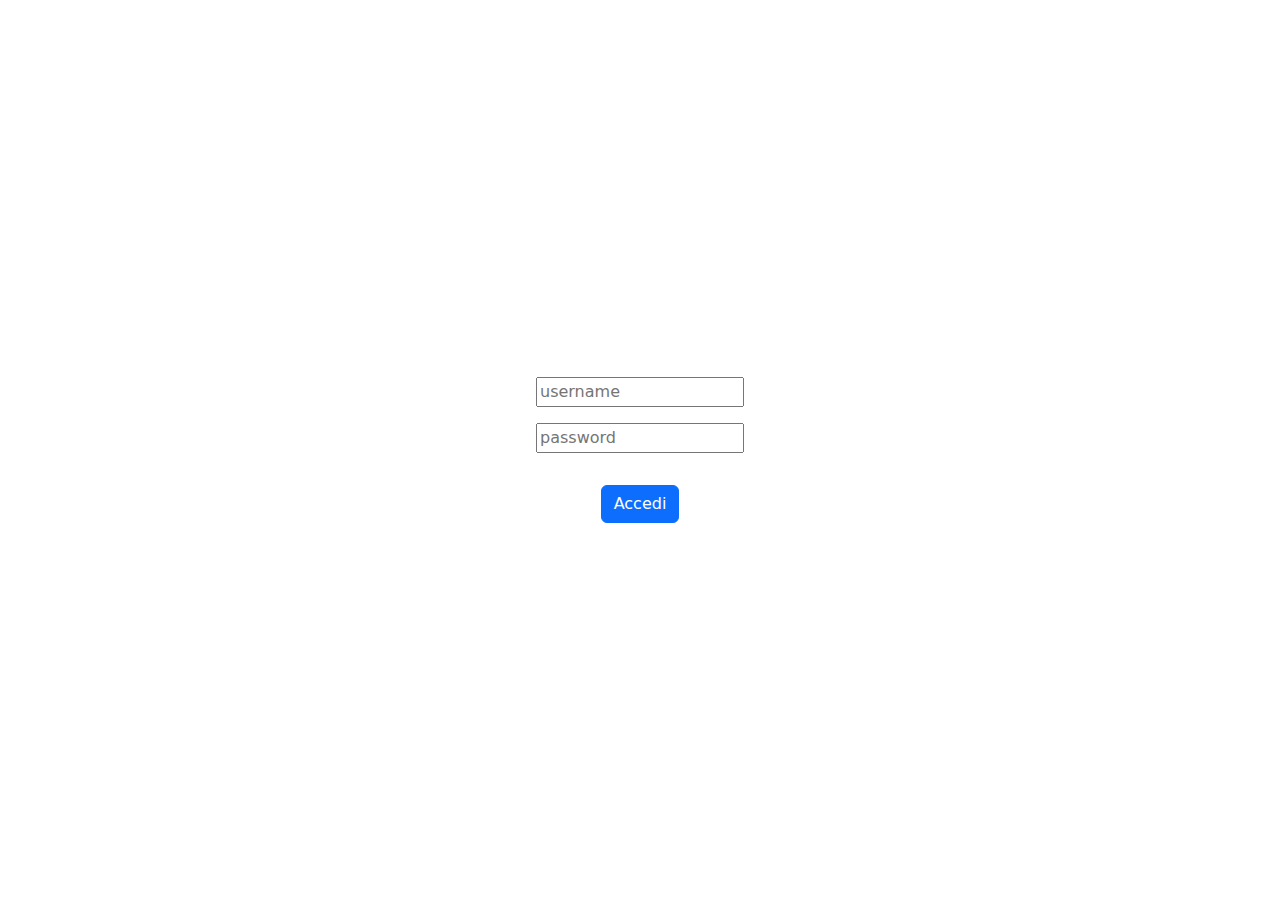
<file: index.html>
<!DOCTYPE html>
<html lang="en">
<head>
    <meta charset="UTF-8">
    <meta name="viewport" content="width=device-width, initial-scale=1.0">
    <link href="https://cdn.jsdelivr.net/npm/bootstrap@5.3.3/dist/css/bootstrap.min.css" rel="stylesheet" integrity="sha384-QWTKZyjpPEjISv5WaRU9OFeRpok6YctnYmDr5pNlyT2bRjXh0JMhjY6hW+ALEwIH" crossorigin="anonymous">
    <link rel="stylesheet" href="style.css">
    <title>Document</title>
</head>
<body class="">
    
    <main class="container d-flex justify-content-center align-items-center w-100 vh-100">
        <div>
            <div class="row">
                <div class="col-12 p-1">
                    <div class="d-flex flex-column justify-content-center align-items-center gap-3">
                        <input type="text" placeholder="username" id="user-name">
                        <input type="password" placeholder="password" id="user-password">
                        <div id="message" class="text-danger"></div>
                        <button class="btn btn-primary" id="submit">Accedi</button>
                    </div>
                </div>
            </div>
        </div>
    </main>

    <script src="https://cdn.jsdelivr.net/npm/@popperjs/core@2.11.8/dist/umd/popper.min.js" integrity="sha384-I7E8VVD/ismYTF4hNIPjVp/Zjvgyol6VFvRkX/vR+Vc4jQkC+hVqc2pM8ODewa9r" crossorigin="anonymous"></script>
    <script src="https://cdn.jsdelivr.net/npm/bootstrap@5.3.3/dist/js/bootstrap.min.js" integrity="sha384-0pUGZvbkm6XF6gxjEnlmuGrJXVbNuzT9qBBavbLwCsOGabYfZo0T0to5eqruptLy" crossorigin="anonymous"></script>
    <script src="script.js"></script>
</body>
</html>
</file>
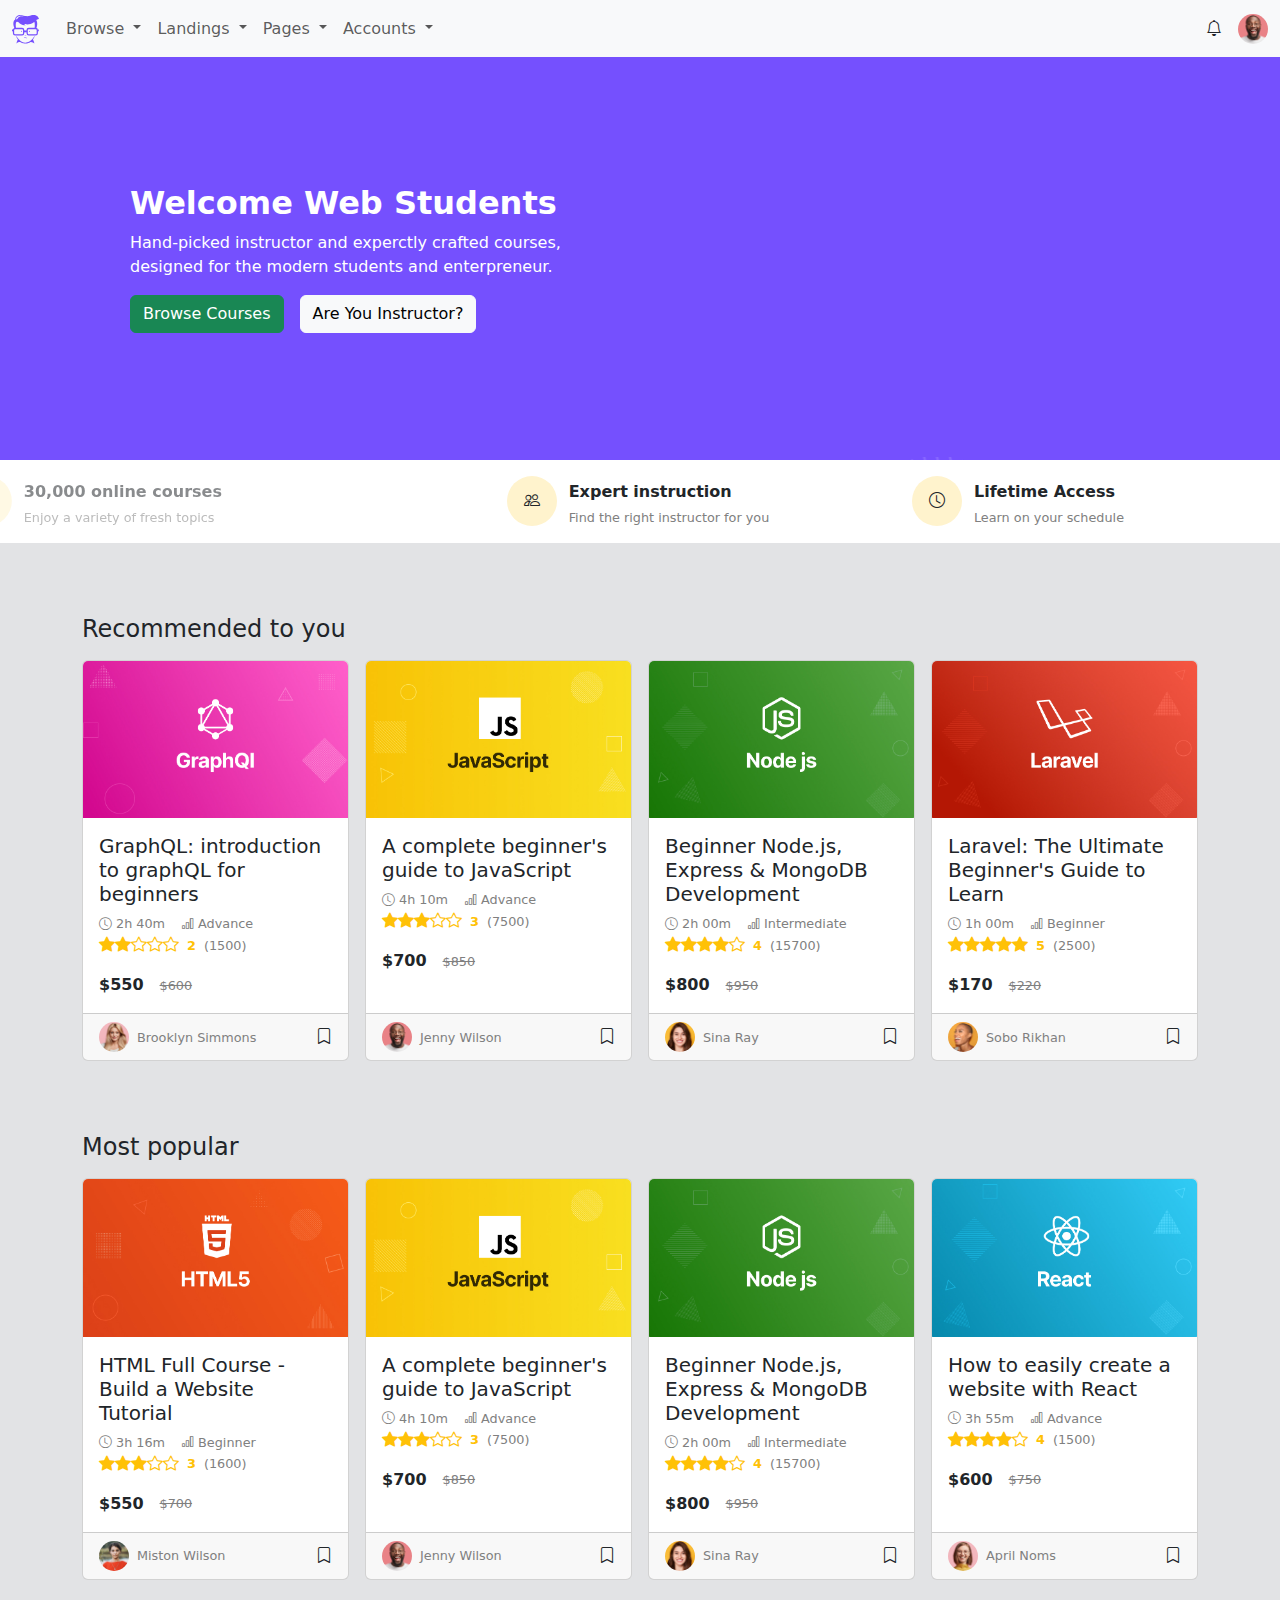
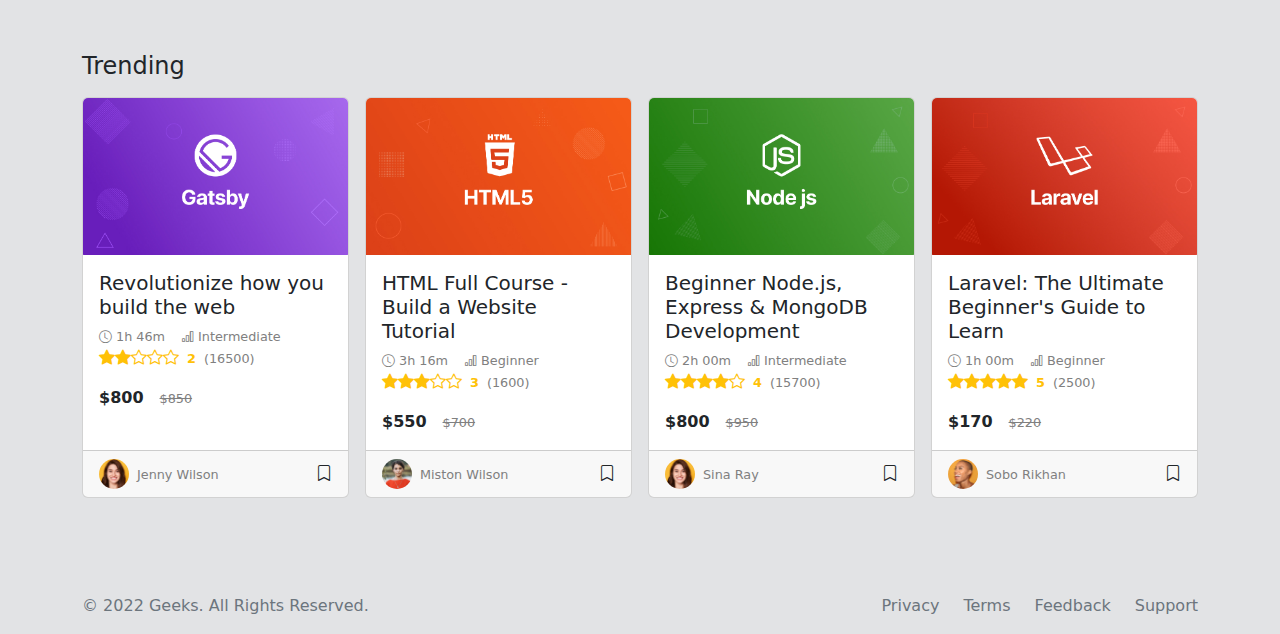
<file: home.html>
<!DOCTYPE html>
<html lang="en">

<head>
    <meta charset="UTF-8">
    <meta name="viewport" content="width=device-width, initial-scale=1.0">
    <link href="https://cdn.jsdelivr.net/npm/bootstrap@5.3.3/dist/css/bootstrap.min.css" rel="stylesheet"
        integrity="sha384-QWTKZyjpPEjISv5WaRU9OFeRpok6YctnYmDr5pNlyT2bRjXh0JMhjY6hW+ALEwIH" crossorigin="anonymous">
    <link rel="stylesheet" href="style.css">
    <title>Welcome Web Students!</title>
</head>

<body>

    <nav class="navbar navbar-expand-lg bg-body-tertiary">
        <div class="container-fluid">
            <a class="navbar-brand" href="#">
                <img id="logo" src="assets/logo.svg" alt="logo">
            </a>
            <div class="collapse navbar-collapse" id="navbarSupportedContent">
                <ul class="navbar-nav me-auto mb-2 mb-lg-0">
                    <li class="nav-item dropdown">
                        <a class="nav-link dropdown-toggle" href="#" role="button" data-bs-toggle="dropdown"
                            aria-expanded="false">
                            Browse
                        </a>
                        <ul class="dropdown-menu">
                            <li><a class="dropdown-item" href="#">Action</a></li>
                            <li><a class="dropdown-item" href="#">Another action</a></li>
                            <li>
                                <hr class="dropdown-divider">
                            </li>
                            <li><a class="dropdown-item" href="#">Something else here</a></li>
                        </ul>
                    </li>
                    <li class="nav-item dropdown">
                        <a class="nav-link dropdown-toggle" href="#" role="button" data-bs-toggle="dropdown"
                            aria-expanded="false">
                            Landings
                        </a>
                        <ul class="dropdown-menu">
                            <li><a class="dropdown-item" href="#">Action</a></li>
                            <li><a class="dropdown-item" href="#">Another action</a></li>
                            <li>
                                <hr class="dropdown-divider">
                            </li>
                            <li><a class="dropdown-item" href="#">Something else here</a></li>
                        </ul>
                    </li>
                    <li class="nav-item dropdown">
                        <a class="nav-link dropdown-toggle" href="#" role="button" data-bs-toggle="dropdown"
                            aria-expanded="false">
                            Pages
                        </a>
                        <ul class="dropdown-menu">
                            <li><a class="dropdown-item" href="#">Action</a></li>
                            <li><a class="dropdown-item" href="#">Another action</a></li>
                            <li>
                                <hr class="dropdown-divider">
                            </li>
                            <li><a class="dropdown-item" href="#">Something else here</a></li>
                        </ul>
                    </li>
                    <li class="nav-item dropdown">
                        <a class="nav-link dropdown-toggle" href="#" role="button" data-bs-toggle="dropdown"
                            aria-expanded="false">
                            Accounts
                        </a>
                        <ul class="dropdown-menu">
                            <li><a class="dropdown-item" href="#">Action</a></li>
                            <li><a class="dropdown-item" href="#">Another action</a></li>
                            <li>
                                <hr class="dropdown-divider">
                            </li>
                            <li><a class="dropdown-item" href="#">Something else here</a></li>
                        </ul>
                    </li>
                </ul>
            </div>
            <div class="d-flex align-items-center gap-3">
                <i class="bi bi-bell"></i>
                <div class="dropdown">
                    <img class="avatar" src="assets/avatar-1.jpg" alt="avatar"  class="dropdown-toggle" data-bs-toggle="dropdown" aria-expanded="false">
                    <ul class="dropdown-menu dropdown-menu-end p-3">
                      <li>
                        <div class="d-flex justify-content-start align-items-center gap-3">
                            <img class="avatar" src="assets/avatar-1.jpg" alt="avatar">
                            <div>
                                <p class="m-0">Annete Black</p>
                                <p class="m-0 text-secondary">annette@geeksui.com</p>
                            </div>
                        </div>
                      </li>
                      <li><hr class="dropdown-divider"></li>
                      <li>
                        <a href="#" class="dropdown-item d-flex justify-content-start align-items-center gap-2 py-2">
                            <i class="bi bi-person"></i>
                            <p class="m-0">Profile</p>
                        </a>
                      </li>
                      <li>
                        <a href="#" class="dropdown-item d-flex justify-content-start align-items-center gap-2 py-2">
                            <i class="bi bi-star"></i>
                            <p class="m-0">Subscription</p>
                        </a>
                      </li>
                      <li>
                        <a href="#" class="dropdown-item d-flex justify-content-start align-items-center gap-2 py-2">
                            <i class="bi bi-gear"></i>
                            <p class="m-0">Settings</p>
                        </a> 
                      </li>
                      <li><hr class="dropdown-divider"></li>
                      <li>
                        <a href="#" class="dropdown-item d-flex justify-content-start align-items-center gap-2 py-2">
                            <i class="bi bi-toggle-off"></i>
                            <p class="m-0">Sign out</p>
                        </a>
                      </li>
                    </ul>
                  </div>
                <button class="navbar-toggler" type="button" data-bs-toggle="collapse"
                    data-bs-target="#navbarSupportedContent" aria-controls="navbarSupportedContent"
                    aria-expanded="false" aria-label="Toggle navigation">
                    <span class="navbar-toggler-icon"></span>
                </button>
            </div>
        </div>
    </nav>

    <header>
        <div class="hero">
            <div class="container">
                <div class="row">
                    <div class="col-12 col-md-6">
                        <div class="py-5 px-0 px-md-5 text-white h-100 d-flex flex-column justify-content-center align-items-start">
                            <h2 class="fw-bold">Welcome Web Students</h2>
                            <p>Hand-picked instructor and experctly crafted courses, designed for the modern
                                students and enterpreneur.</p>
                            <div class="d-flex justify-content-between align-items-center gap-3">
                                <button class="btn btn-success">Browse Courses</button>
                                <button class="btn btn-light">Are You Instructor?</button>
                            </div>
                        </div>
                    </div>
                    <div id="happy-guy-container" class="col-12 col-md-6">
                        <img src="assets/hero-img.png" class="h-100 w-100 object-fit-cover" alt="happy guy" id="happy-guy">
                    </div>
                </div>
            </div>
        </div>
        <div class="container">
            <div class="row">
                <div class="col-12 col-md-4">
                    <div id="first-icon" class="d-flex justify-content-start justify-content-md-center align-items-center gap-2 p-3">
                        <div>
                            <div class="bg-warning-subtle p-3 icon d-flex justify-content-center align-items-center">
                                <i class="bi bi-camera-video"></i>
                            </div>
                        </div>
                        <div>
                            <p class="p-1 m-0 fw-bold">30,000 online courses</p>
                            <p class="px-1 py-0 m-0 description">Enjoy a variety of fresh topics</p>
                        </div>
                    </div>
                </div>
                <div class="col-12 col-md-4">
                    <div id="second-icon" class="d-flex justify-content-start justify-content-md-center align-items-center gap-2 p-3">
                        <div>
                            <div class="bg-warning-subtle p-3 icon d-flex justify-content-center align-items-center">
                                <i class="bi bi-people"></i>
                            </div>
                        </div>
                        <div>
                            <p class="p-1 m-0 fw-bold">Expert instruction</p>
                            <p class="px-1 py-0 m-0 description">Find the right instructor for you</p>
                        </div>
                    </div>
                </div>
                <div class="col-12 col-md-4">
                    <div id="third-icon" class="d-flex justify-content-start justify-content-md-center align-items-center gap-2 p-3">
                        <div>
                            <div class="bg-warning-subtle p-3 icon d-flex justify-content-center align-items-center">
                                <i class="bi bi-clock"></i>
                            </div>
                        </div>
                        <div>
                            <p class="p-1 m-0 fw-bold">Lifetime Access</p>
                            <p class="px-1 py-0 m-0 description">Learn on your schedule</p>
                        </div>
                    </div>
                </div>
            </div>
        </div>
    </header>

    <main class="bg-secondary-subtle">
        <div class="container">
            <section>
                <div class="row">
                    <div class="col-12 mt-4">
                        <h4 class="mt-5 mb-3">Recommended to you</h4>
                    </div>
                </div>
                <div class="card-container row g-3" id="recommended"></div>
            </section>
            <section>
                <div class="row">
                    <div class="col-12 mt-4">
                        <h4 class="mt-5 mb-3">Most popular</h4>
                    </div>
                </div>
                <div class="card-container row g-3" id="popular"></div>
            </section>
            <section>
                <div class="row">
                    <div class="col-12 mt-4">
                        <h4 class="mt-5 mb-3">Trending</h4>
                    </div>
                </div>
                <div class="card-container row g-3 pb-5" id="trending"></div>
            </section>
        </div>
    </main>

    <footer class="bg-secondary-subtle pt-5 text-secondary">
        <div class="container">
            <div class="row">
                <div class="col-12 col-md-6 text-center text-md-start">
                    © 2022 Geeks. All Rights Reserved.
                </div>
                <div class="col-12 col-md-6 text-end">
                    <ul class="list-unstyled d-flex justify-content-center justify-content-md-end align-items-center gap-4">
                        <li>
                            <a href="#" class="text-decoration-none text-secondary">Privacy</a>
                        </li>
                        <li>
                            <a href="#" class="text-decoration-none text-secondary">Terms</a>
                        </li>
                        <li>
                            <a href="#" class="text-decoration-none text-secondary">Feedback</a>
                        </li>
                        <li>
                            <a href="#" class="text-decoration-none text-secondary">Support</a>
                        </li>
                    </ul>
                </div>
            </div>
        </div>
    </footer>

    <script src="https://cdn.jsdelivr.net/npm/@popperjs/core@2.11.8/dist/umd/popper.min.js"
        integrity="sha384-I7E8VVD/ismYTF4hNIPjVp/Zjvgyol6VFvRkX/vR+Vc4jQkC+hVqc2pM8ODewa9r"
        crossorigin="anonymous"></script>
    <script src="https://cdn.jsdelivr.net/npm/bootstrap@5.3.3/dist/js/bootstrap.min.js"
        integrity="sha384-0pUGZvbkm6XF6gxjEnlmuGrJXVbNuzT9qBBavbLwCsOGabYfZo0T0to5eqruptLy"
        crossorigin="anonymous"></script>
    <script src="https://cdn.jsdelivr.net/npm/gsap@3.12.5/dist/gsap.min.js"></script>
    <script src="home.js"></script>
</body>

</html>
</file>
<file: style.css>
@import url("https://cdn.jsdelivr.net/npm/bootstrap-icons@1.11.3/font/bootstrap-icons.min.css");

.avatar {
    height: 30px;
    width: 30px;
    border-radius: 50%;
}

.hero {
    background-color: #7550FE;
}

.icon {
    width: 50px;
    height: 50px;
    border-radius: 50%;
}

.description {
    color: grey;;
    font-size: .8em;
}

.modal-dialog {
    position: absolute;
    top: 20px;
    right: 20px;
}

.bi-bookmark-fill {
    opacity: 0;
    height: 100%;
    width: 100%;
    position: absolute;
    top: 0;
    left: 0;
    z-index: 1;
    transition: opacity .3s ease-in-out;
}

.bookmark:hover .bi-bookmark-fill {
    opacity: 1;
}

.card {
    cursor: pointer;
    z-index: 0;
    box-shadow: none;
    scale: 1.0;
    transition: all .3s ease-in-out;
}

.card-container:hover .card {
    opacity: .7;
}

.card-container:hover .card:hover {
    opacity: 1;
}

.card:hover {
    z-index: 1;
    scale: 1.05;
    box-shadow: 0 0 50px;
}

#first-icon {
    transform: translateX(-100%);
    opacity: 0;
}

#second-icon {
    transform: translateX(-100%);
    opacity: 0;
}

#third-icon {
    transform: translateX(-100%);
    opacity: 0;
}

#happy-guy-container {
    overflow: hidden;
}

#happy-guy {
    transform: translateY(400px)
}
</file>
